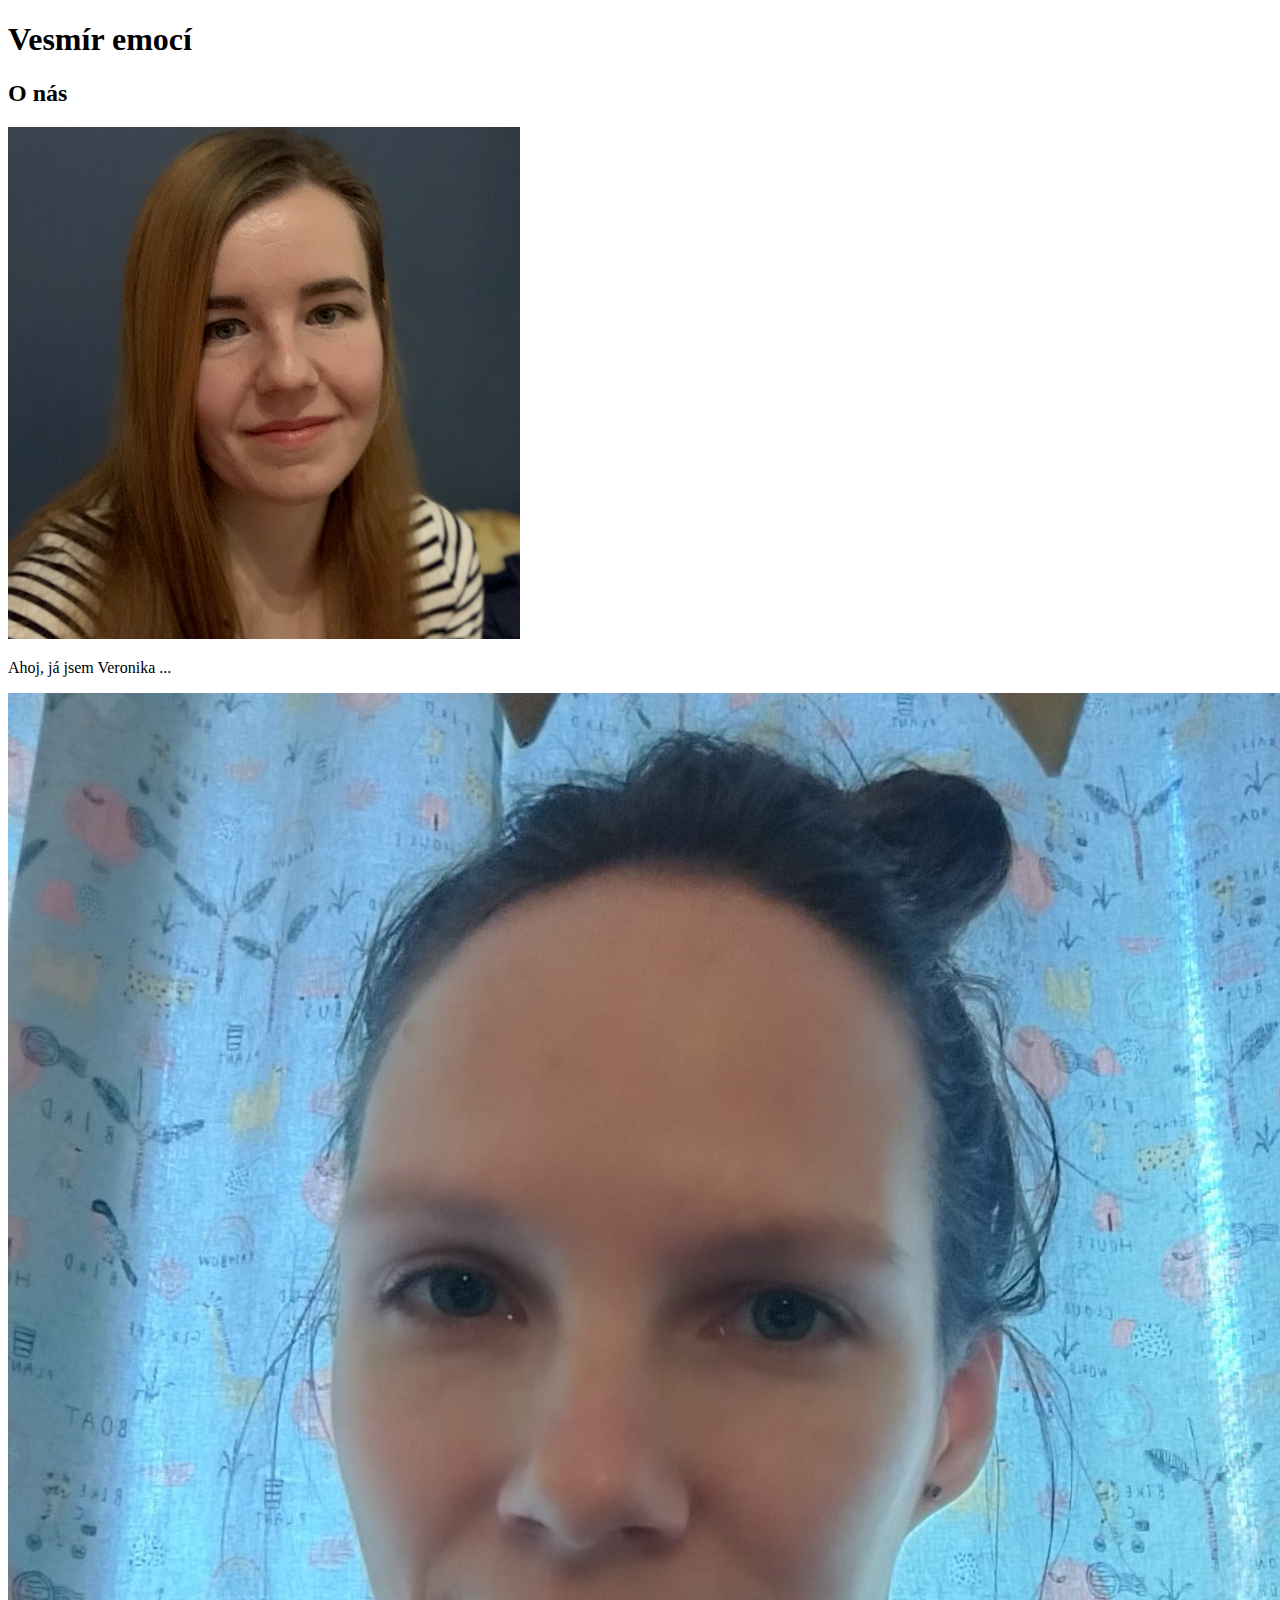
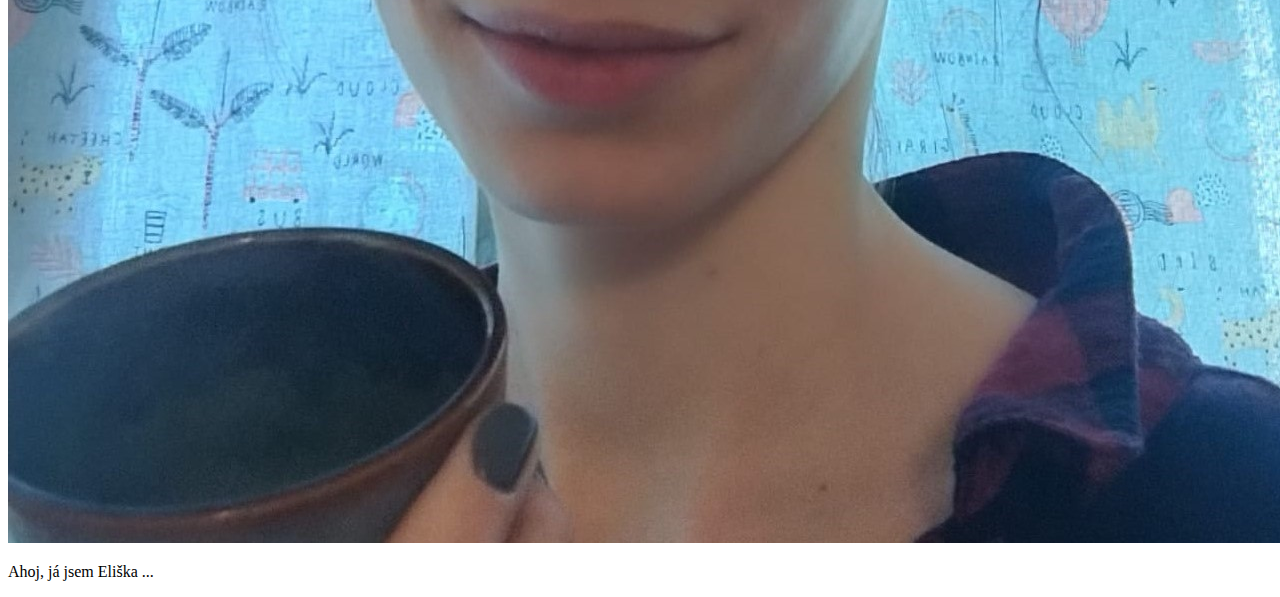
<file: o_nas/index.html>
<!DOCTYPE html>
<html lang="en">
  <head>
    <meta charset="UTF-8" />
    <meta http-equiv="X-UA-Compatible" content="IE=edge" />
    <meta name="viewport" content="width=device-width, initial-scale=1.0" />
    <link rel="stylesheet" href="style.css" />
    <title>O nás</title>
  </head>
  <body>
    <main class="obsah">
      <h1 class="obsah__nadpis">Vesmír emocí</h1>
      <div class="obsah__o-nas">
        <h2 class="obsah__o-nas--nadpis">O nás</h2>
        <div class="obsah__o-nas-veronika">
          <img src="../img/foto_veronika.png" alt="foto Veroniky"
        />
          <p>
            Ahoj, já jsem Veronika ... 
          </p>
          <div class="obsah__o-nas-eliska">
            <img src="../img/foto_eliska.jpg" alt="foto Elišky"
        />
            <p>
              Ahoj, já jsem Eliška ... 
            </p>
        </div>
      </div>
    </main>
  </body>
</html>
</file>
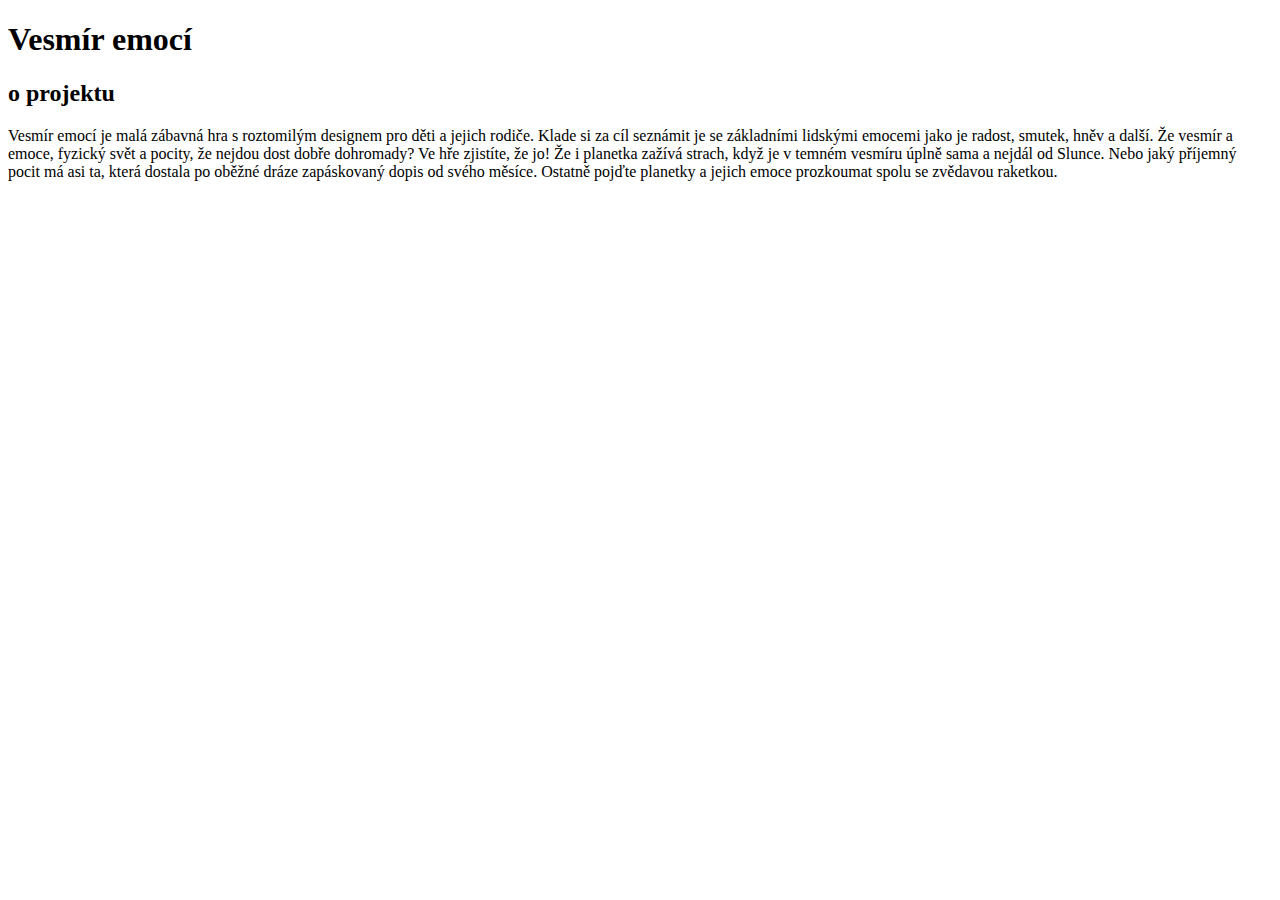
<file: o_projektu/index.html>
<!DOCTYPE html>
<html lang="en">
  <head>
    <meta charset="UTF-8" />
    <meta http-equiv="X-UA-Compatible" content="IE=edge" />
    <meta name="viewport" content="width=device-width, initial-scale=1.0" />
    <link rel="stylesheet" href="style.css" />
    <title>O projektu</title>
  </head>
  <body>
    <main class="obsah">
      <h1 class="obsah__nadpis">Vesmír emocí</h1>
      <div class="obsah__o-projektu">
        <h2 class="obsah__o-projektu--nadpis">o projektu</h2>
        <p>
          Vesmír emocí je malá zábavná hra s roztomilým designem pro děti a
          jejich rodiče. Klade si za cíl seznámit je se základními lidskými
          emocemi jako je radost, smutek, hněv a další. Že vesmír a emoce,
          fyzický svět a pocity, že nejdou dost dobře dohromady? Ve hře
          zjistíte, že jo! Že i planetka zažívá strach, když je v temném vesmíru
          úplně sama a nejdál od Slunce. Nebo jaký příjemný pocit má asi ta,
          která dostala po oběžné dráze zapáskovaný dopis od svého měsíce.
          Ostatně pojďte planetky a jejich emoce prozkoumat spolu se zvědavou
          raketkou.
        </p>
      </main>
  </body>
</html>
</file>
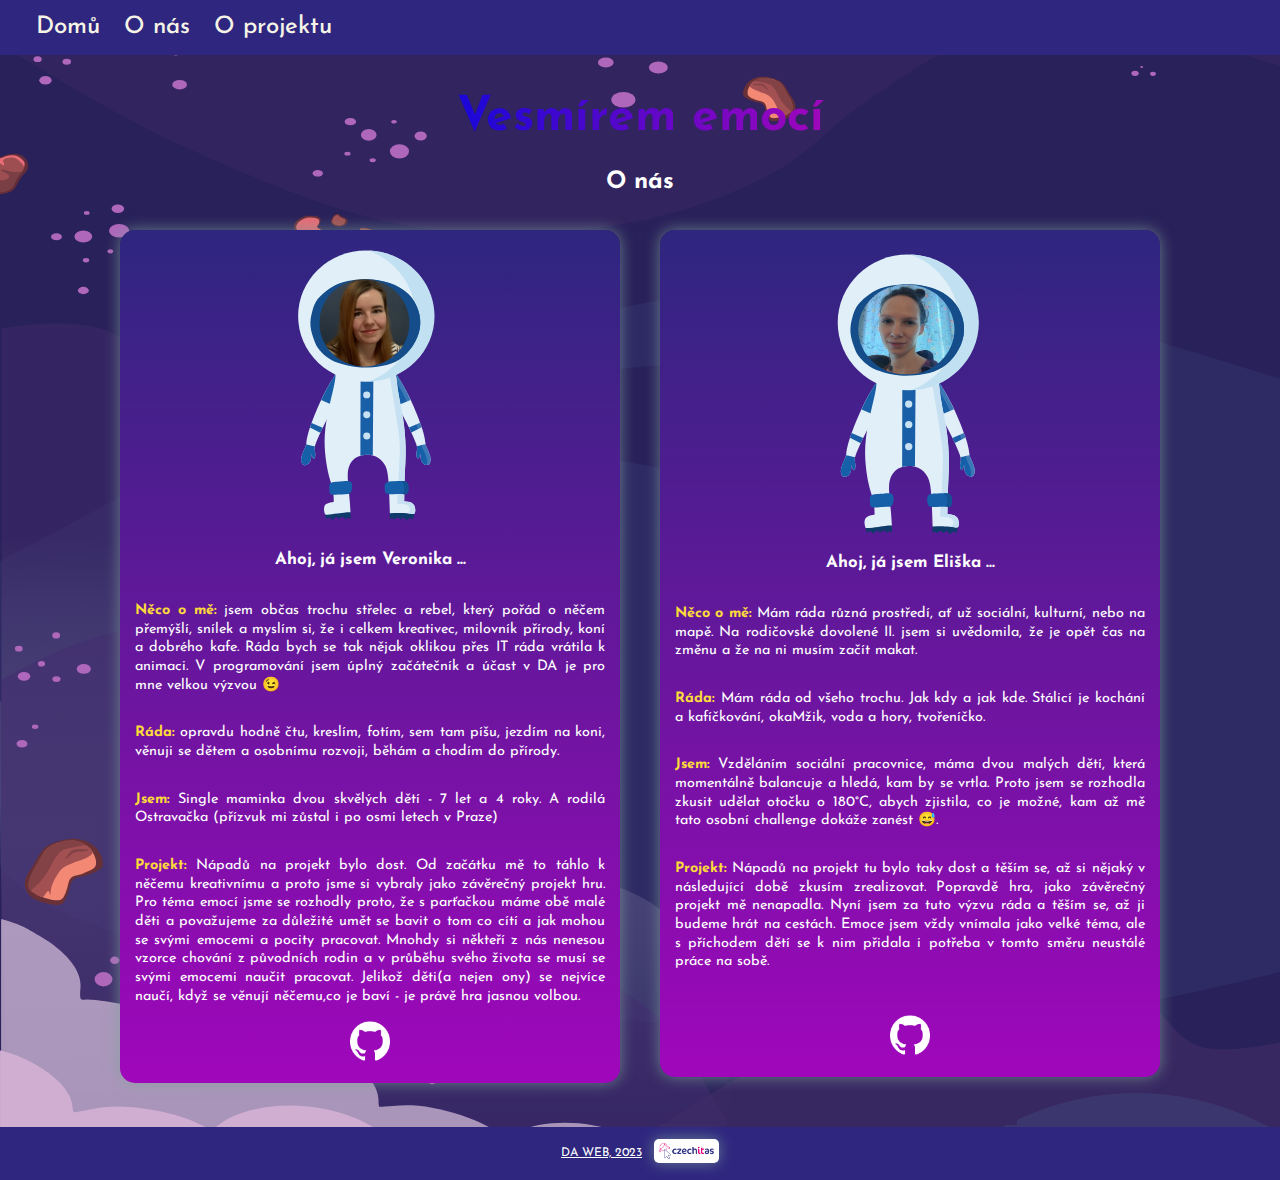
<file: o_nas.html>
<!DOCTYPE html>
<html lang="en">
  <head>
    <meta charset="UTF-8" />
    <meta http-equiv="X-UA-Compatible" content="IE=edge" />
    <meta name="viewport" content="width=device-width, initial-scale=1.0" />
    <!-- <link rel="stylesheet" href="style.css" /> -->
    <link rel="stylesheet" href="o_nas.css" />
    <script type="module" src="index.js"></script>
    <title>O nás</title>
  </head>
  <body>
    <div class="container__o-nas">
      <header>
        <nav>
          <div class="hamburger-menu">
            <div class="hamburger"></div>
            <div class="hamburger"></div>
            <div class="hamburger"></div>
          </div>
          <ul class="menu">
            <li><a href="./index.html">Domů</a></li>
            <li><a href="./o_nas.html">O nás</a></li>
            <li><a href="./o_projektu.html">O projektu</a></li>
          </ul>
        </nav>
      </header>
      <div class="obsah">
        <h1 class="obsah__nadpis">Vesmírem emocí</h1>
        <h2 class="obsah__o-nas--nadpis">O nás</h2>
        <div class="obsah__o-nas">
          <div class="obsah__o-nas-veronika">
            <div class="obsah__o-nas-veronika-container">
              <img
                src="img/kosmonaut_v.svg"
                class="kosmonaut"
                alt="kosmonaut_veronika"
              />
            </div>
            <h3>Ahoj, já jsem Veronika ...</h3>
            <p>
              <strong>Něco o mě: </strong> jsem občas trochu střelec a rebel,
              který pořád o něčem přemýšlí, snílek a myslím si, že i celkem
              kreativec, milovník přírody, koní a dobrého kafe. Ráda bych se tak
              nějak oklikou přes IT ráda vrátila k animaci. V programování jsem
              úplný začátečník a účast v DA je pro mne velkou výzvou 😉
            </p>
            <p>
              <strong>Ráda: </strong> opravdu hodně čtu, kreslím, fotím, sem tam
              píšu, jezdím na koni, věnuji se dětem a osobnímu rozvoji, běhám a
              chodím do přírody.
            </p>
            <p>
              <strong>Jsem:</strong> Single maminka dvou skvělých dětí - 7 let a
              4 roky. A rodilá Ostravačka (přízvuk mi zůstal i po osmi letech v
              Praze)
            </p>
            <p>
              <strong>Projekt:</strong> Nápadů na projekt bylo dost. Od začátku
              mě to táhlo k něčemu kreativnímu a proto jsme si vybraly jako
              závěrečný projekt hru. Pro téma emocí jsme se rozhodly proto, že s
              parťačkou máme obě malé děti a považujeme za důležité umět se
              bavit o tom co cítí a jak mohou se svými emocemi a pocity
              pracovat. Mnohdy si někteří z nás nenesou vzorce chování z
              původních rodin a v průběhu svého života se musí se svými emocemi
              naučit pracovat. Jelikož děti(a nejen ony) se nejvíce naučí, když
              se věnují něčemu,co je baví - je právě hra jasnou volbou.
            </p>
            <a href="https://github.com/beveroni">
              <img
                src="./img/github.png"
                class="github_logo"
                alt="github_logo"
              />
            </a>
          </div>

          <div class="obsah__o-nas-eliska">
            <img
              src="img/kosmonaut_e.svg"
              class="kosmonaut"
              alt="kosmonaut_eliska"
            />
            <h3>Ahoj, já jsem Eliška ...</h3>
            <p>
              <strong>Něco o mě: </strong> Mám ráda různá prostředí, ať už
              sociální, kulturní, nebo na mapě. Na rodičovské dovolené II. jsem
              si uvědomila, že je opět čas na změnu a že na ni musím začít
              makat.
            </p>
            <p>
              <strong>Ráda: </strong> Mám ráda od všeho trochu. Jak kdy a jak
              kde. Stálicí je kochání a kafíčkování, okaMžik, voda a hory,
              tvořeníčko.
            </p>
            <p>
              <strong>Jsem:</strong> Vzděláním sociální pracovnice, máma dvou
              malých dětí, která momentálně balancuje a hledá, kam by se vrtla.
              Proto jsem se rozhodla zkusit udělat otočku o 180°C, abych
              zjistila, co je možné, kam až mě tato osobní challenge dokáže
              zanést 😅.
            </p>
            <p>
              <strong>Projekt:</strong> Nápadů na projekt tu bylo taky dost a
              těším se, až si nějaký v následující době zkusím zrealizovat.
              Popravdě hra, jako závěrečný projekt mě nenapadla. Nyní jsem za
              tuto výzvu ráda a těším se, až ji budeme hrát na cestách. Emoce
              jsem vždy vnímala jako velké téma, ale s příchodem dětí se k nim
              přidala i potřeba v tomto směru neustálé práce na sobě.
            </p>
            <p></p>
            <a href="https://github.com/EliKorenc">
              <img
                src="./img/github.png"
                class="github_logo"
                alt="github_logo"
              />
            </a>
          </div>
        </div>
      </div>
      <footer id="footer"></footer>
    </div>
  </body>
</html>
</file>
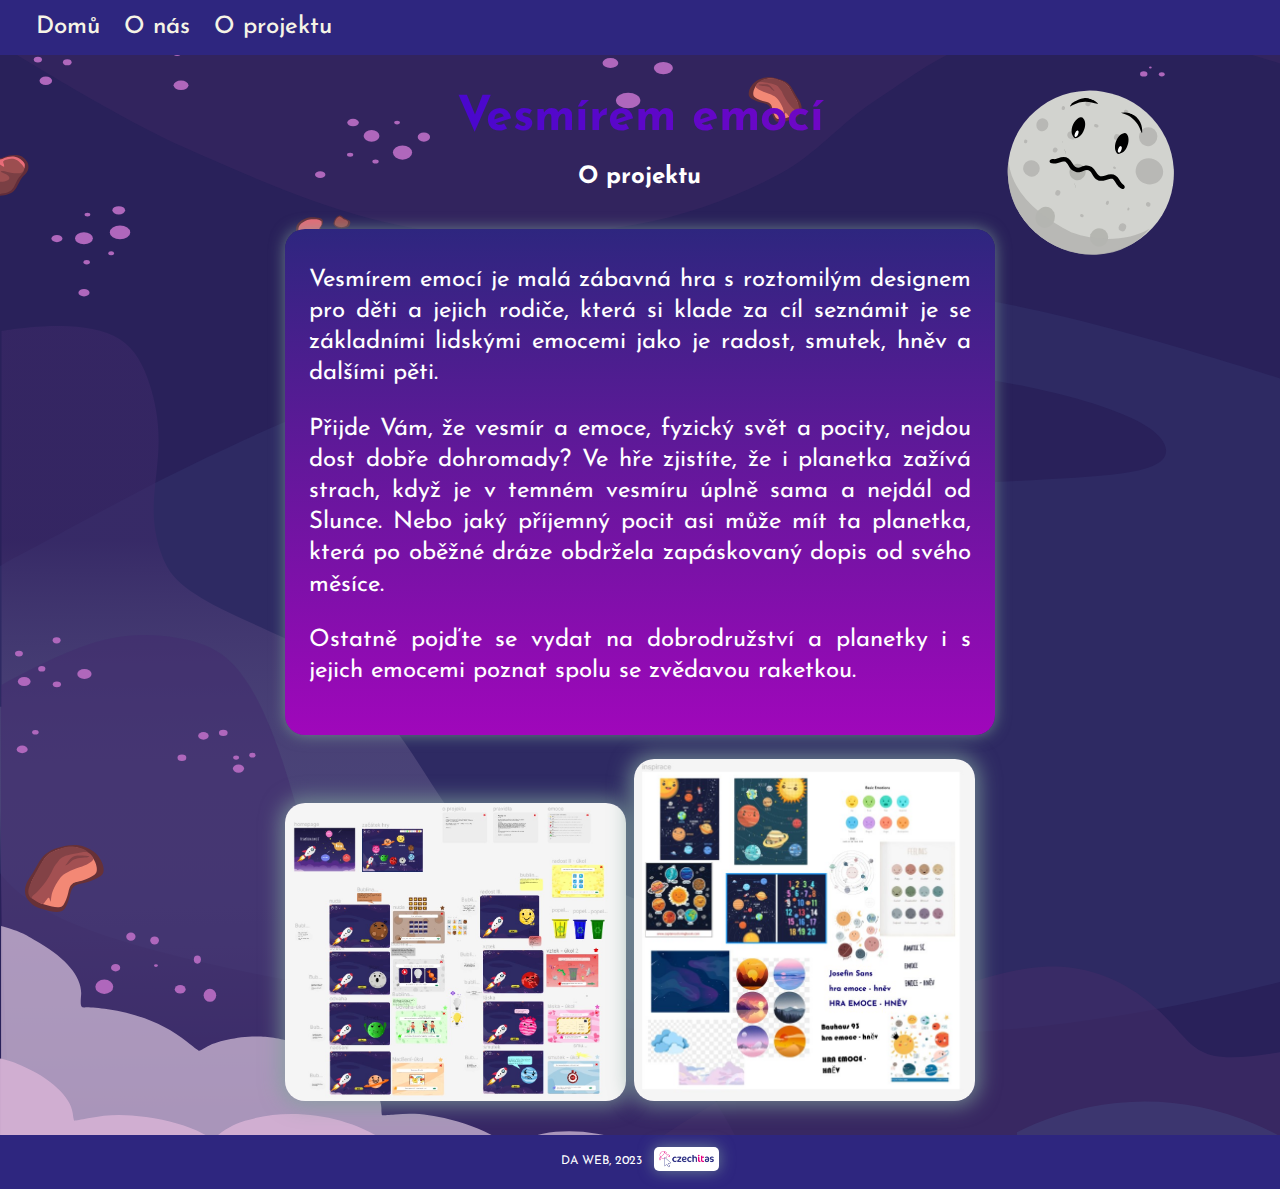
<file: o_projektu.html>
<!DOCTYPE html>
<html lang="en">
  <head>
    <meta charset="UTF-8" />
    <meta http-equiv="X-UA-Compatible" content="IE=edge" />
    <meta name="viewport" content="width=device-width, initial-scale=1.0" />
    <link rel="stylesheet" href="style.css" />
    <link rel="stylesheet" href="./o_projektu.css" />
    <title>O projektu</title>
    <script type="module" src="index.js"></script>
  </head>
  <body>
    <div class="container__o-projektu">
      <header>
        <nav>
          <div class="hamburger-menu">
            <div class="hamburger"></div>
            <div class="hamburger"></div>
            <div class="hamburger"></div>
          </div>
          <ul class="menu">
            <li><a href="./index.html">Domů</a></li>
            <li><a href="./o_nas.html">O nás</a></li>
            <li><a href="./o_projektu.html">O projektu</a></li>
          </ul>
        </nav>
      </header>
      <h1 class="obsah__nadpis">Vesmírem emocí</h1>
      <main class="o-projektu">
      
      
      <div class="o-projektu__obsah">
        
        <h2 class="o-projektu__nadpis">O projektu</h2>
        
        <div class="o-projektu__popis">
          <img class="planetka_strach" src="./img/planetka_strach.svg" alt="obrázek planetky strachu" />
        <p>
          Vesmírem emocí je malá zábavná hra s roztomilým designem pro děti a
          jejich rodiče, která si klade za cíl seznámit je se základními lidskými
          emocemi jako je radost, smutek, hněv a dalšími pěti.</p>

          <p>Přijde Vám, že vesmír a emoce,
          fyzický svět a pocity, nejdou dost dobře dohromady? Ve hře
          zjistíte, že i planetka zažívá strach, když je v temném vesmíru
          úplně sama a nejdál od Slunce. Nebo jaký příjemný pocit asi může mít ta planetka, která po oběžné dráze obdržela zapáskovaný dopis od svého měsíce. </p>

          <p>Ostatně pojďte se vydat na dobrodružství a planetky i s jejich emocemi poznat spolu se zvědavou raketkou.
        </p>
        </div>
        <div class="o-projektu__foto">
          <img src="./img/navrh.jpg" alt="návrh hry"/>
          <img src="./img/inspirace.jpg" alt="inspirace pro hru"/>
        </div>
      </main>
      <footer id="footer"></footer>
    </div>
  </body>
</html>
</file>
<file: o_nas/style.css>

</file>
<file: o_projektu/style.css>

</file>
<file: style.css>
@import url('https://fonts.googleapis.com/css2?family=Amatic+SC:wght@700&family=Josefin+Sans:wght@500&display=swap');

*,
::before,
::after {
  box-sizing: border-box;
}

html {
  font-size: 1.5em;
  line-height: 1.3;
  font-family: 'Josefin Sans', sans-serif;
  margin: 0;
}

@media screen and (max-width: 768px) {
  html {
    font-size: 1.2em;
  }
}

@media screen and (max-width: 480px) {
  html {
    font-size: 1em;
  }
}

body {
  color: white;
  background-image: url('./img/background_image.svg');
  background-repeat: no-repeat;
  background-size: cover;
  display: flex;
  margin: 0;
}

.container {
  display: flex;
  flex-direction: column;
  min-height: 100vh
}

/* Začátek navigace */

header {
  background-color: #2e267f;
  color: white;
  padding: 0.5rem;
  /* text-align: end; */
}

nav {
  display: flex;
  align-items: center;
  justify-content: space-between;
}

.hamburger-menu {
  cursor: pointer;
  padding: 10px;
  display: none;
}

.hamburger {
  width: 20px;
  height: 2px;
  background-color: white;
  margin: 4px 0;
}

.menu {
  list-style: none;
  padding: 0;
  margin: 0;
  display: flex;
  justify-content: flex-end;
}

.menu li {
  margin-left: 1rem;
}

.menu li a {
  text-decoration: none;
  color: #f6f4e6;
  font-weight: 500;
}

.menu li a:hover {
  color: #fddb3a;
}

@media (max-width: 768px) {
  .hamburger-menu {
    display: block;
  }

  .menu {
    display: none;
  }

  .menu.open {
    display: flex;
    flex-direction: column;
  }
}

@media (min-width: 769px) {
  header {
    text-align: end;
  }
}


a {
  text-decoration: none;
}

/* Obrázek rakety */

.obsah__raketka {
  /* width: 300px; */
  height: 20rem;
}


/* Main - obsah */

.obsah {
  display: flex;
  flex-wrap: wrap;
  justify-content: center;
  text-align: justify;
  align-items: center;
  /* margin-left: -2rem; */
  gap: 1rem;
  flex-grow: 1;
  margin-left: 2rem;
  margin-right: 3rem;
}

@media screen and (max-width: 768px) {
  .obsah {
    gap: 0.5rem;
  }
}

@media screen and (max-width: 480px) {
  .obsah {
    margin: 1rem;
  }
}

.obsah__nadpis {
  font-size: 3em;
  color: blueviolet;
  text-align: center;
  background: linear-gradient(to right, #1907d7, #a007bb);
  -webkit-background-clip: text;
  -webkit-text-fill-color: transparent;
  margin-bottom: 0;
}

.obsah__uvod {
  float: right;
  max-width: 60%;
  background-image: linear-gradient(#2e267f, #a007bb);
  box-shadow: 0 0 15px #80a19ab7;
  border-radius: 20px;
  padding: 1rem;
}

@media screen and (max-width: 480px) {
  .obsah__uvod {
    max-width: 90%;

  }
}

p {
  margin-top: 12px;
}

.obsah__foto {
  display: flex;
  flex-direction: row;
  justify-content: space-evenly;
  align-items: center;
  padding-top: 1rem;
}

@media screen and (max-width: 480px) {
  .obsah__foto {
    flex-direction: column;
    align-items: center;
    gap: 1rem;
  }
}


.obsah__foto img {
  width: 100px;
  height: 100px;
  border-radius: 50%;
  box-shadow: 0 0 15px 8px #80a19ab7;
}


/* Patička */

footer {
  background-color: #2e267f;
  /* background-color: rgba(255, 255, 255, 0.363); */
  font-size: 0.5em;
  gap: 0.5rem;
  display: flex;
  justify-content: center;
  align-items: center;
  margin-top: 1rem;
  padding: 0.5rem;
}

.footer__odkaz--akademie {
  color: white;
}

.footer__odkaz--akademie:hover {
  color: #fddb3a;
}

.footer__odkaz--czechitas img {
  height: 1rem;
  background-color: white;
  box-shadow: 0 0 15px #80a19ab7;
  border-radius: 5px;
  display: inline-block;
}

.footer__odkaz--czechitas img:hover {
  background-color: rgb(199, 183, 99);
}

img {
  background: none;
  cursor: pointer;
}

.animace {
  position: relative;
}

@keyframes flyout {
  0% {
    transform: translateY(0);
  }

  100% {
    transform: translateY(-100vh);
    opacity: hidden;
  }
}

.flyout {
  animation-name: flyout;
  animation-duration: 5s;
  animation-timing-function: linear;
  animation-fill-mode: both;
  animation-iteration-count: 1;
  /* Nastavíme počet opakování na 1, aby se animace provedla pouze jednou */
}

@media (max-width: 767px) {
  .flyout {
    animation: none;
  }
}
</file>
<file: o_nas.css>
@import url('https://fonts.googleapis.com/css2?family=Amatic+SC:wght@700&family=Josefin+Sans:wght@500&display=swap');

*,
::before,
::after {
  box-sizing: border-box;
}

html {
  font-size: 1.5em;
  line-height: 1.3;
  font-family: 'Josefin Sans', sans-serif;
  margin: 0;
}

@media screen and (max-width: 768px) {
  html {
    font-size: 1.2em;
  }
}

@media screen and (max-width: 480px) {
  html {
    font-size: 1em;
  }
}

body {
  color: white;
  background-image: url('./img/background_image.svg');
  background-repeat: no-repeat;
  background-size: cover;
  margin: 0;
}

.container__o-nas {
  display: flex;
  flex-direction: column;
  min-width: 100vw;
}


/* Začátek navigace */

header {
  background-color: #2e267f;
  color: white;
  padding: 0.5rem;
  /* text-align: end; */
}

nav {
  display: flex;
  align-items: center;
  justify-content: space-between;
}

.hamburger-menu {
  cursor: pointer;
  padding: 10px;
  display: none;
}

.hamburger {
  width: 20px;
  height: 2px;
  background-color: white;
  margin: 4px 0;
}

.menu {
  list-style: none;
  padding: 0;
  margin: 0;
  display: flex;
  justify-content: flex-end;
}

.menu li {
  margin-left: 1rem;
}

.menu li a {
  text-decoration: none;
  color: #f6f4e6;
  font-weight: 500;
}

.menu li a:hover {
  color: #fddb3a;
}

@media (max-width: 768px) {
  .hamburger-menu {
    display: block;
  }

  .menu {
    display: none;
  }

  .menu.open {
    display: flex;
    flex-direction: column;
  }
}

@media (min-width: 769px) {
  header {
    text-align: end;
  }
}


/* Kontejner */

.obsah {
  display: flex;
  flex-direction: column;
  flex-wrap: wrap;
  justify-content: center;
  gap: 3rem;
  align-items: center;

}

.obsah__nadpis {
  font-size: 2em;
  color: blueviolet;
  text-align: center;
  background: linear-gradient(to right, #1907d7, #a007bb);
  -webkit-background-clip: text;
  -webkit-text-fill-color: transparent;
  margin-bottom: 0;
  margin-bottom: -0.8rem;
}

.obsah__o-nas--nadpis {
  display: flex;
  font-size: 1em;
  color: rgb(255, 255, 255);
  text-align: center;
  margin-bottom: 0;
  margin-top: -1.5em;
  margin-bottom: -2.0em;
}


.kosmonaut {
  width: 150px;
  transform-origin: center;
}

.kosmonaut:hover {
  cursor: pointer;
  animation: swing 1s ease-in-out infinite;
}

@keyframes swing {
  0% {
    transform: rotate(0deg);
  }

  50% {
    transform: rotate(10deg);
  }

  100% {
    transform: rotate(0deg);
  }
}

.obsah__o-nas {
  display: flex;
  justify-content: center;
  align-items: flex-start;
  margin-top: -0.5em;
  max-width: 100%;
}


@media screen and (max-width: 768px) {
  .obsah__o-nas {
    flex-direction: column;
    align-items: center;
  }
}

.obsah__o-nas-veronika,
.obsah__o-nas-eliska {
  width: 500px;
  padding: 15px;
  margin: 20px;
  background-image: linear-gradient(#2e267f, #a007bb);
  border-radius: 15px;
  box-shadow: 0 0 15px #80a19ab7;
  display: flex;
  flex-direction: column;
  align-items: center;
  text-align: justify;
  flex-grow: 1;
  flex-basis: 0;
  font-size: 0.6rem;
}



@media screen and (max-width: 480px) {

  .obsah__o-nas-veronika,
  .obsah__o-nas-eliska {
    width: 100%;
    margin: 10px;
  }
}


strong {
  color: #fddb3a
}

.github_logo {
  width: 40px;
  filter: invert(100%);
}

/* Patička */

footer {
  background-color: #2e267f;
  /* background-color: rgba(255, 255, 255, 0.363); */
  font-size: 0.5em;
  gap: 0.5rem;
  display: flex;
  justify-content: center;
  align-items: center;
  margin-top: 1rem;
  padding: 0.5rem;
}

.footer__odkaz--akademie {
  color: white;
}

.footer__odkaz--akademie:hover {
  color: #fddb3a;
}

.footer__odkaz--czechitas img {
  height: 1rem;
  background-color: white;
  box-shadow: 0 0 15px #80a19ab7;
  border-radius: 5px;
  display: inline-block;
}

.footer__odkaz--czechitas img:hover {
  background-color: rgb(199, 183, 99);
}

img {
  background: none;
  cursor: pointer;
}
</file>
<file: o_projektu.css>
*,
::before,
::after {
  box-sizing: border-box;
}

html {
  font-size: 1.5em;
  line-height: 1.3;
  font-family: 'Josefin Sans', sans-serif;
  margin: 0;
}

@media screen and (max-width: 768px) {
  html {
    font-size: 1.2em;
  }
}

@media screen and (max-width: 480px) {
  html {
    font-size: 1em;
  }
}

body {
  color: white;
  background-image: url('./img/background_image.svg');
  background-repeat: no-repeat;
  background-size: cover;
  display: flex;
  margin: 0;
}

.container__o-projektu {
  display: flex;
  flex-direction: column;
  min-height: 100vh;
}


/* Začátek navigace */

header {
  background-color: #2e267f;
  color: white;
  padding: 0.5rem;
  /* text-align: end; */
}

nav {
  display: flex;
  align-items: center;
  justify-content: space-between;
}

.hamburger-menu {
  cursor: pointer;
  padding: 10px;
  display: none;
}

.hamburger {
  width: 20px;
  height: 2px;
  background-color: white;
  margin: 4px 0;
}

.menu {
  list-style: none;
  padding: 0;
  margin: 0;
  display: flex;
  justify-content: flex-end;
}

.menu li {
  margin-left: 1rem;
}

.menu li a {
  text-decoration: none;
  color: #f6f4e6;
  font-weight: 500;
}

.menu li a:hover {
  color: #fddb3a;
}

@media (max-width: 768px) {
  .hamburger-menu {
    display: block;
  }

  .menu {
    display: none;
  }

  .menu.open {
    display: flex;
    flex-direction: column;
  }
}

@media (min-width: 769px) {
  header {
    text-align: end;
  }
}

@media (max-width: 769px) {
  .planetka_strach {
    display: none;
  }
}

/* @media (max-width: 1000px) {
  .planetka_strach {
    display: none;
  }
} */

/* Obsah */

.o-projektu {
  display: flex;
  flex-wrap: wrap;
  justify-content: center;
  text-align: justify;
  align-items: center;
  gap: 1rem;
  margin-left: 2rem;
  margin-right: 2rem;
}


.obsah__nadpis {
  font-size: 2em;
}

.o-projektu__obsah {
  display: flex;
  flex-wrap: wrap;
  flex-direction: column;
  justify-content: center;
  align-items: center;
  width: 60%;
  gap: 1rem;
}

@media screen and (max-width: 768px) {
  .o-projektu__obsah {
    width: 80%;
  }
}

@media screen and (max-width: 480px) {
  .o-projektu__obsah {
    width: 90%;
  }
}

.o-projektu__nadpis {
  font-size: 1em;
  color: white;
  text-align: center;
  margin: 0.5rem;
}

.o-projektu__popis {
  float: right;
  background-image: linear-gradient(#2e267f, #a007bb);
  box-shadow: 0 0 15px #80a19ab7;
  border-radius: 20px;
  padding: 1rem;
  position: relative;
}

/* Planetka */

.planetka_strach {
  height: 8rem;
  transform: rotate(20deg);
  position: absolute;
  top: -143px;
  right: -180px;
}

.planetka_strach:hover {
  animation: shake 0.5s infinite;
}

@keyframes shake {

  0%,
  100% {
    transform: translateX(0) rotate(20deg);
  }

  25% {
    transform: translateX(10px) rotate(20deg);
  }

  50% {
    transform: translateX(-10px) rotate(20deg);
  }

  75% {
    transform: translateX(10px) rotate(20deg);
  }
}

.o-projektu__popis .o-projektu__foto {
  display: flex;
  flex-direction: row;
  flex-wrap: wrap;
  /* justify-content: space-between; */
  max-width: 100%;
  gap: 1rem;
}

.o-projektu__foto img {
  /* width: 10rem;
  height: auto; */
  max-width: 48%;
  /* max-height: auto; */
  border-radius: 20px;
  box-shadow: 0 0 20px 5px #80a19ab7;
}

@media screen and (max-width: 768px) {
  .o-projektu__foto img {
    min-width: 100%;
    gap: 1rem;
  }
}

/* Patička */

footer {
  background-color: #2e267f;
  /* background-color: rgba(255, 255, 255, 0.363); */
  font-size: 0.5em;
  gap: 0.5rem;
  display: flex;
  justify-content: center;
  align-items: center;
  margin-top: 1rem;
  padding: 0.5rem;
}

.footer__odkaz--akademie {
  color: white;
}

.footer__odkaz--akademie:hover {
  color: #fddb3a;
}

.footer__odkaz--czechitas img {
  height: 1rem;
  background-color: white;
  box-shadow: 0 0 15px #80a19ab7;
  border-radius: 5px;
  display: inline-block;
}

.footer__odkaz--czechitas img:hover {
  background-color: rgb(199, 183, 99);
}

img {
  background: none;
  cursor: pointer;
}
</file>
